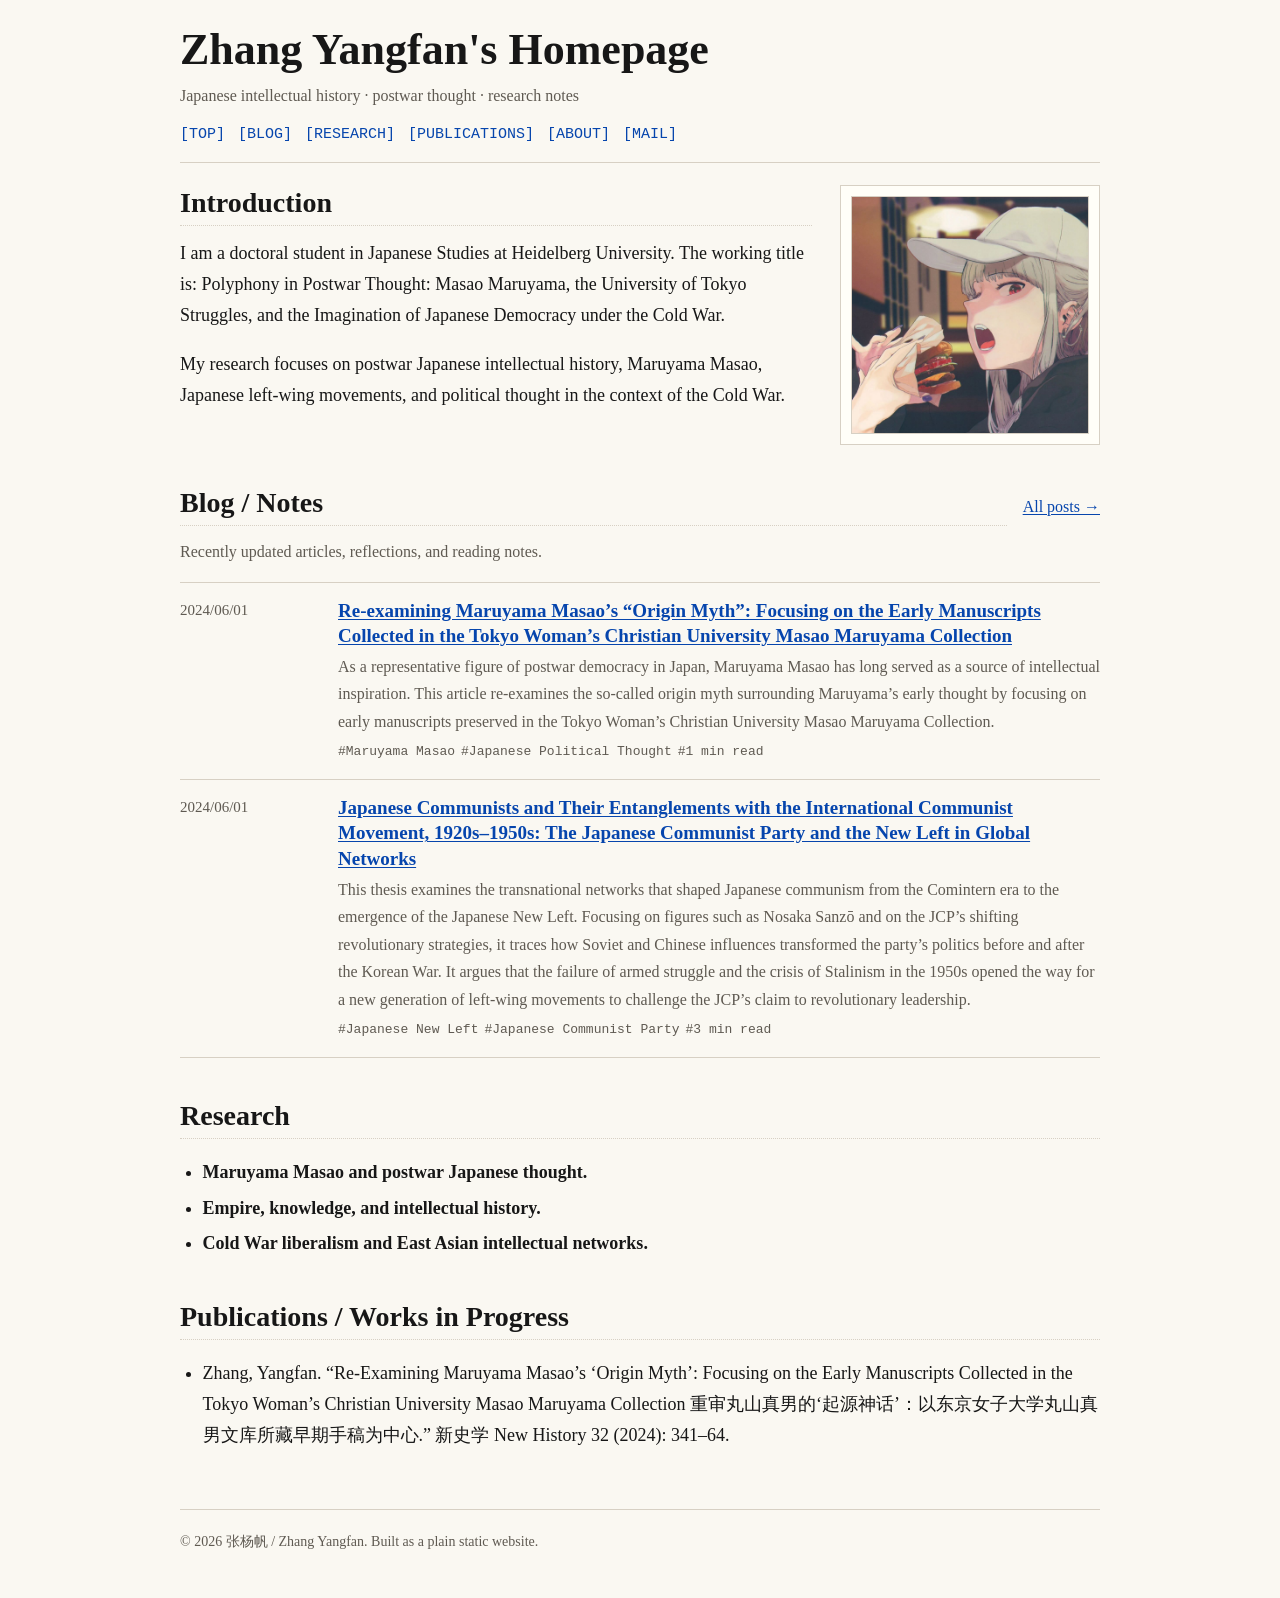
<file: index.html>
<!doctype html>
<html lang="zh-CN">
<head>
  <meta charset="utf-8" />
  <meta name="viewport" content="width=device-width, initial-scale=1" />
  <title>Zhang Yangfan's Homepage</title>
  <meta name="description" content="Zhang Yangfan's personal academic homepage: articles, notes, research fragments, and publications on Japanese intellectual history, Maruyama Masao, and postwar thought.">
  <link rel="stylesheet" href="assets/styles.css" />
</head>
<body>
  <header id="top" class="site-header">
    <div>
      <h1 class="site-title"><a href="index.html">Zhang Yangfan's Homepage</a></h1>
      <p class="site-subtitle">Japanese intellectual history · postwar thought · research notes</p>
    </div>
    <nav class="nav" aria-label="主导航">
      <a href="index.html">[TOP]</a>
      <a href="archive.html">[BLOG]</a>
      <a href="#research">[RESEARCH]</a>
      <a href="#publications">[PUBLICATIONS]</a>
      <a href="about.html">[ABOUT]</a>
      <a href="mailto:zzmuyi0728@gmail.com">[MAIL]</a>
    </nav>
  </header>

  <main class="page">
    <section class="intro-layout">
      <div class="intro-text">
        <h2>Introduction</h2>
        
        <p>
          I am a doctoral student in Japanese Studies at Heidelberg University. The working title is: Polyphony in Postwar Thought: Masao Maruyama, the University of Tokyo Struggles, and the Imagination of Japanese Democracy under the Cold War.
        </p>

        <p>
          My research focuses on postwar Japanese intellectual history, Maruyama Masao, Japanese left-wing movements, and political thought in the context of the Cold War.
        </p>
      </div>
      <figure class="profile-figure">
        <img src="assets/images/photo.jpg" alt="张杨帆的头像" />
      </figure>
    </section>

    <section id="blog" class="section-block">
      <div class="section-title-row">
        <h2>Blog / Notes</h2>
        <a href="archive.html">All posts →</a>
      </div>
      <p class="section-note">Recently updated articles, reflections, and reading notes.</p>
      <div id="latest-posts" class="plain-list" aria-live="polite"></div>
    </section>

    <section id="research" class="section-block">
      <h2>Research</h2>
      <ul class="research-list">
        <li><strong>Maruyama Masao and postwar Japanese thought.</strong></li>
        <li><strong>Empire, knowledge, and intellectual history.</strong></li>
        <li><strong>Cold War liberalism and East Asian intellectual networks.</strong></li>
      </ul>
    </section>

    <section id="publications" class="section-block">
      <h2>Publications / Works in Progress</h2>
      <ul class="publication-list">
        <li>Zhang, Yangfan. “Re-Examining Maruyama Masao’s ‘Origin Myth’: Focusing on the Early Manuscripts Collected in the Tokyo Woman’s Christian University Masao Maruyama Collection 重审丸山真男的‘起源神话’：以东京女子大学丸山真男文库所藏早期手稿为中心.” 新史学 New History 32 (2024): 341–64.</li>
      </ul>
    </section>
  </main>
  <footer class="site-footer">
    <p>© <span id="year"></span> 张杨帆 / Zhang Yangfan. Built as a plain static website.</p>
  </footer>

  <script src="assets/site.js"></script>
</body>
</html>
</file>
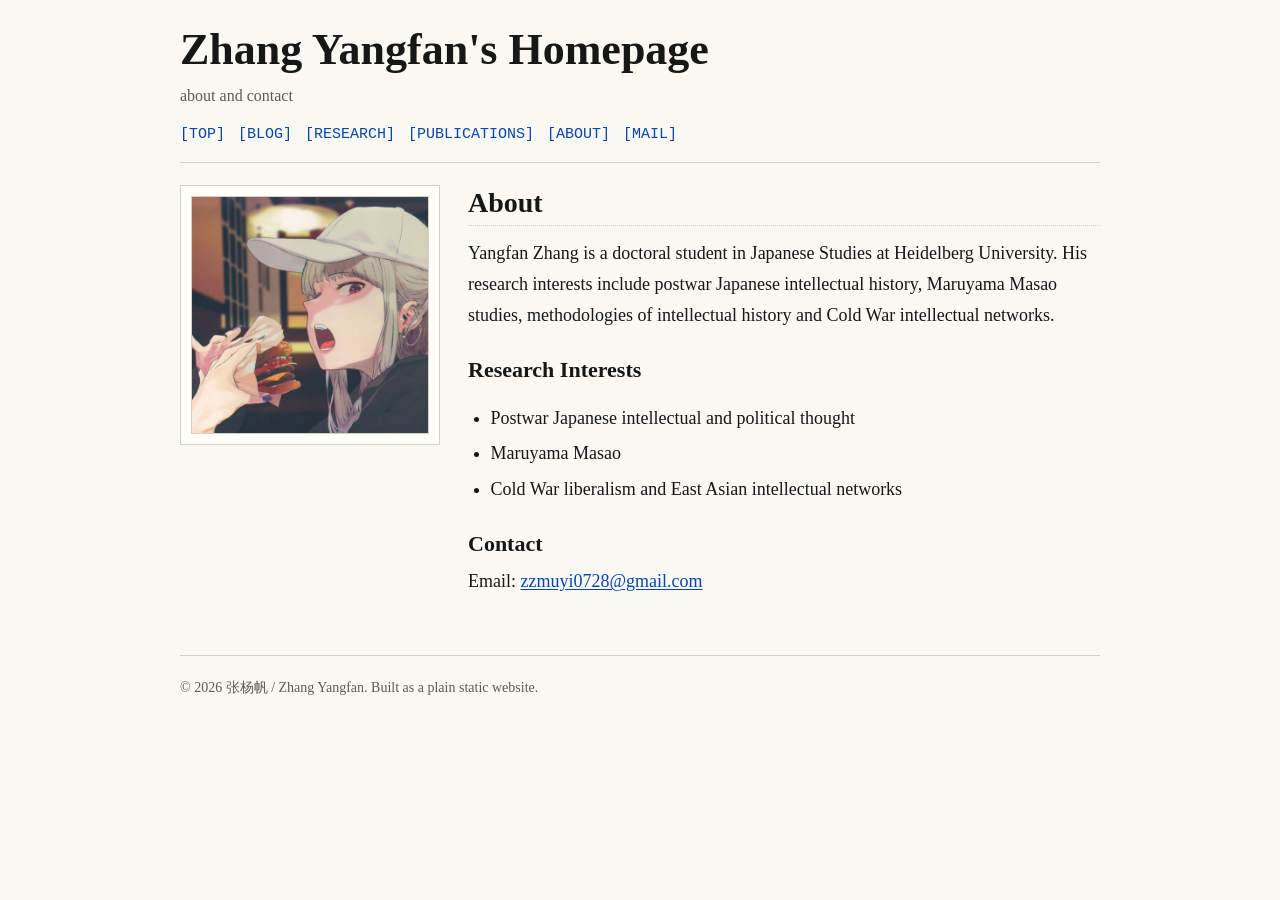
<file: about.html>
<!doctype html>
<html lang="zh-CN">
<head>
  <meta charset="utf-8" />
  <meta name="viewport" content="width=device-width, initial-scale=1" />
  <title>About｜张杨帆</title>
  <meta name="description" content="关于张杨帆及其研究兴趣。" />
  <link rel="stylesheet" href="assets/styles.css" />
</head>
<body>
  <header class="site-header">
    <div>
      <h1 class="site-title"><a href="index.html">Zhang Yangfan's Homepage</a></h1>
      <p class="site-subtitle">about and contact</p>
    </div>
    <nav class="nav" aria-label="主导航">
      <a href="index.html">[TOP]</a>
      <a href="archive.html">[BLOG]</a>
      <a href="index.html#research">[RESEARCH]</a>
      <a href="index.html#publications">[PUBLICATIONS]</a>
      <a href="about.html">[ABOUT]</a>
      <a href="mailto:zzmuyi0728@gmail.com">[MAIL]</a>
    </nav>
  </header>

  <main class="page">
    <section class="intro-layout about-layout">
      <figure class="profile-figure">
        <img src="assets/images/photo.jpg" alt="头像" />
      </figure>
      <div class="intro-text">
        <h2>About</h2>
        <p>Yangfan Zhang is a doctoral student in Japanese Studies at Heidelberg University. His research interests include postwar Japanese intellectual history, Maruyama Masao studies, methodologies of intellectual history and Cold War intellectual networks.</p>
        <h3>Research Interests</h3>
        <ul>
          <li>Postwar Japanese intellectual and political thought</li>
          <li>Maruyama Masao</li>
          <li>Cold War liberalism and East Asian intellectual networks</li>
        </ul>
        <h3>Contact</h3>
        <p>Email: <a href="mailto:zzmuyi0728@gmail.com">zzmuyi0728@gmail.com</a></p>
      </div>
    </section>
  </main>
  <footer class="site-footer">
    <p>© <span id="year"></span> 张杨帆 / Zhang Yangfan. Built as a plain static website.</p>
  </footer>

  <script src="assets/site.js"></script>
</body>
</html>
</file>
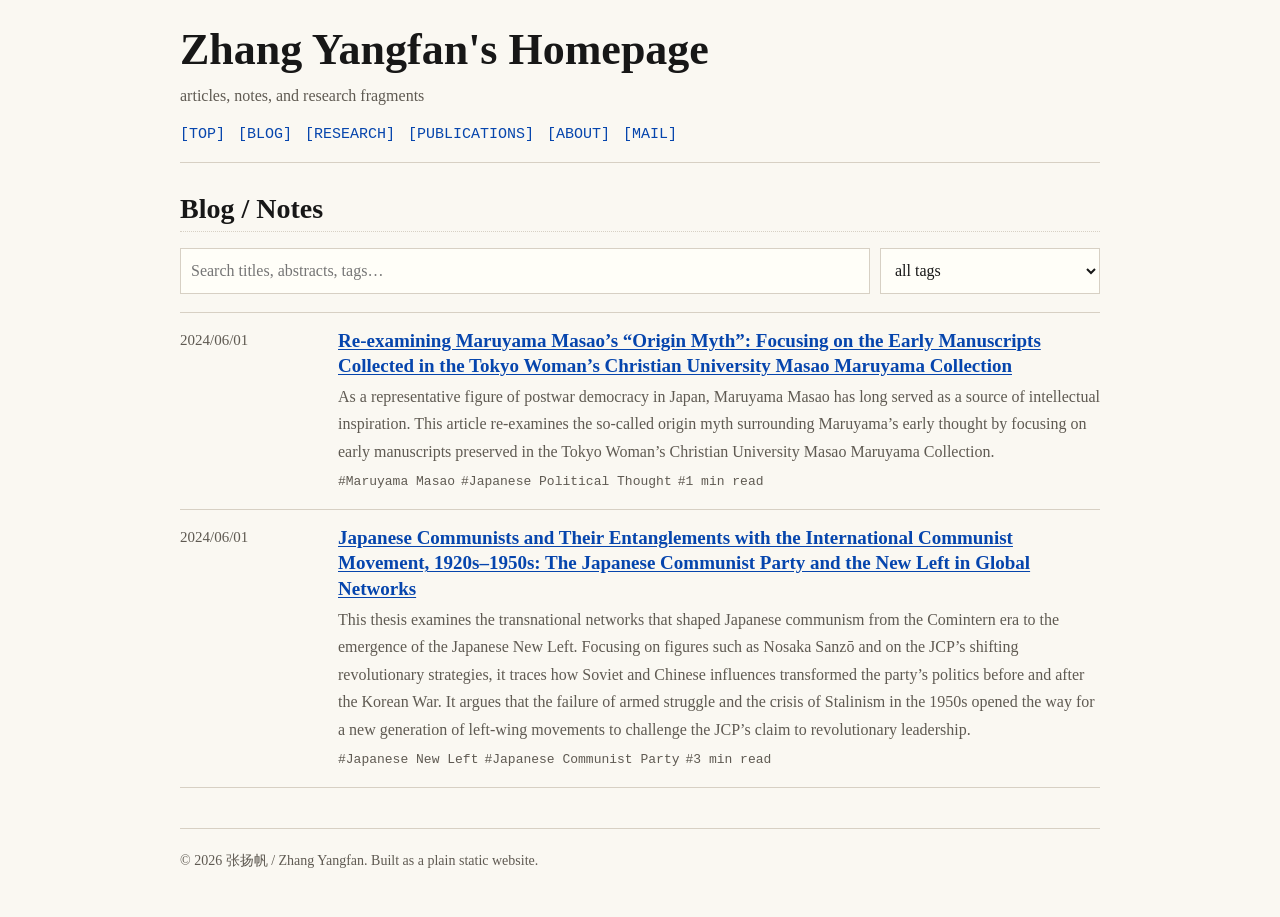
<file: archive.html>
<!doctype html>
<html lang="zh-CN">
<head>
  <meta charset="utf-8" />
  <meta name="viewport" content="width=device-width, initial-scale=1" />
  <title>Blog / Notes｜张扬帆</title>
  <meta name="description" content="张扬帆的文章、随感与研究札记归档。" />
  <link rel="stylesheet" href="assets/styles.css" />
</head>
<body>
  <header class="site-header">
    <div>
      <h1 class="site-title"><a href="index.html">Zhang Yangfan's Homepage</a></h1>
      <p class="site-subtitle">articles, notes, and research fragments</p>
    </div>
    <nav class="nav" aria-label="主导航">
      <a href="index.html">[TOP]</a>
      <a href="archive.html">[BLOG]</a>
      <a href="index.html#research">[RESEARCH]</a>
      <a href="index.html#publications">[PUBLICATIONS]</a>
      <a href="about.html">[ABOUT]</a>
      <a href="mailto:zzmuyi0728@gmail.com">[MAIL]</a>
    </nav>
  </header>

  <main class="page">
    <section class="section-block first">
      <h2>Blog / Notes</h2>
      <div class="toolbar">
        <input id="search" type="search" placeholder="Search titles, abstracts, tags…" aria-label="搜索文章" />
        <select id="tag-filter" aria-label="按标签筛选">
          <option value="">all tags</option>
        </select>
      </div>
      <div id="archive-list" class="archive-list" aria-live="polite"></div>
    </section>
  </main>
  <footer class="site-footer">
    <p>© <span id="year"></span> 张扬帆 / Zhang Yangfan. Built as a plain static website.</p>
  </footer>

  <script src="assets/site.js"></script>
</body>
</html>
</file>
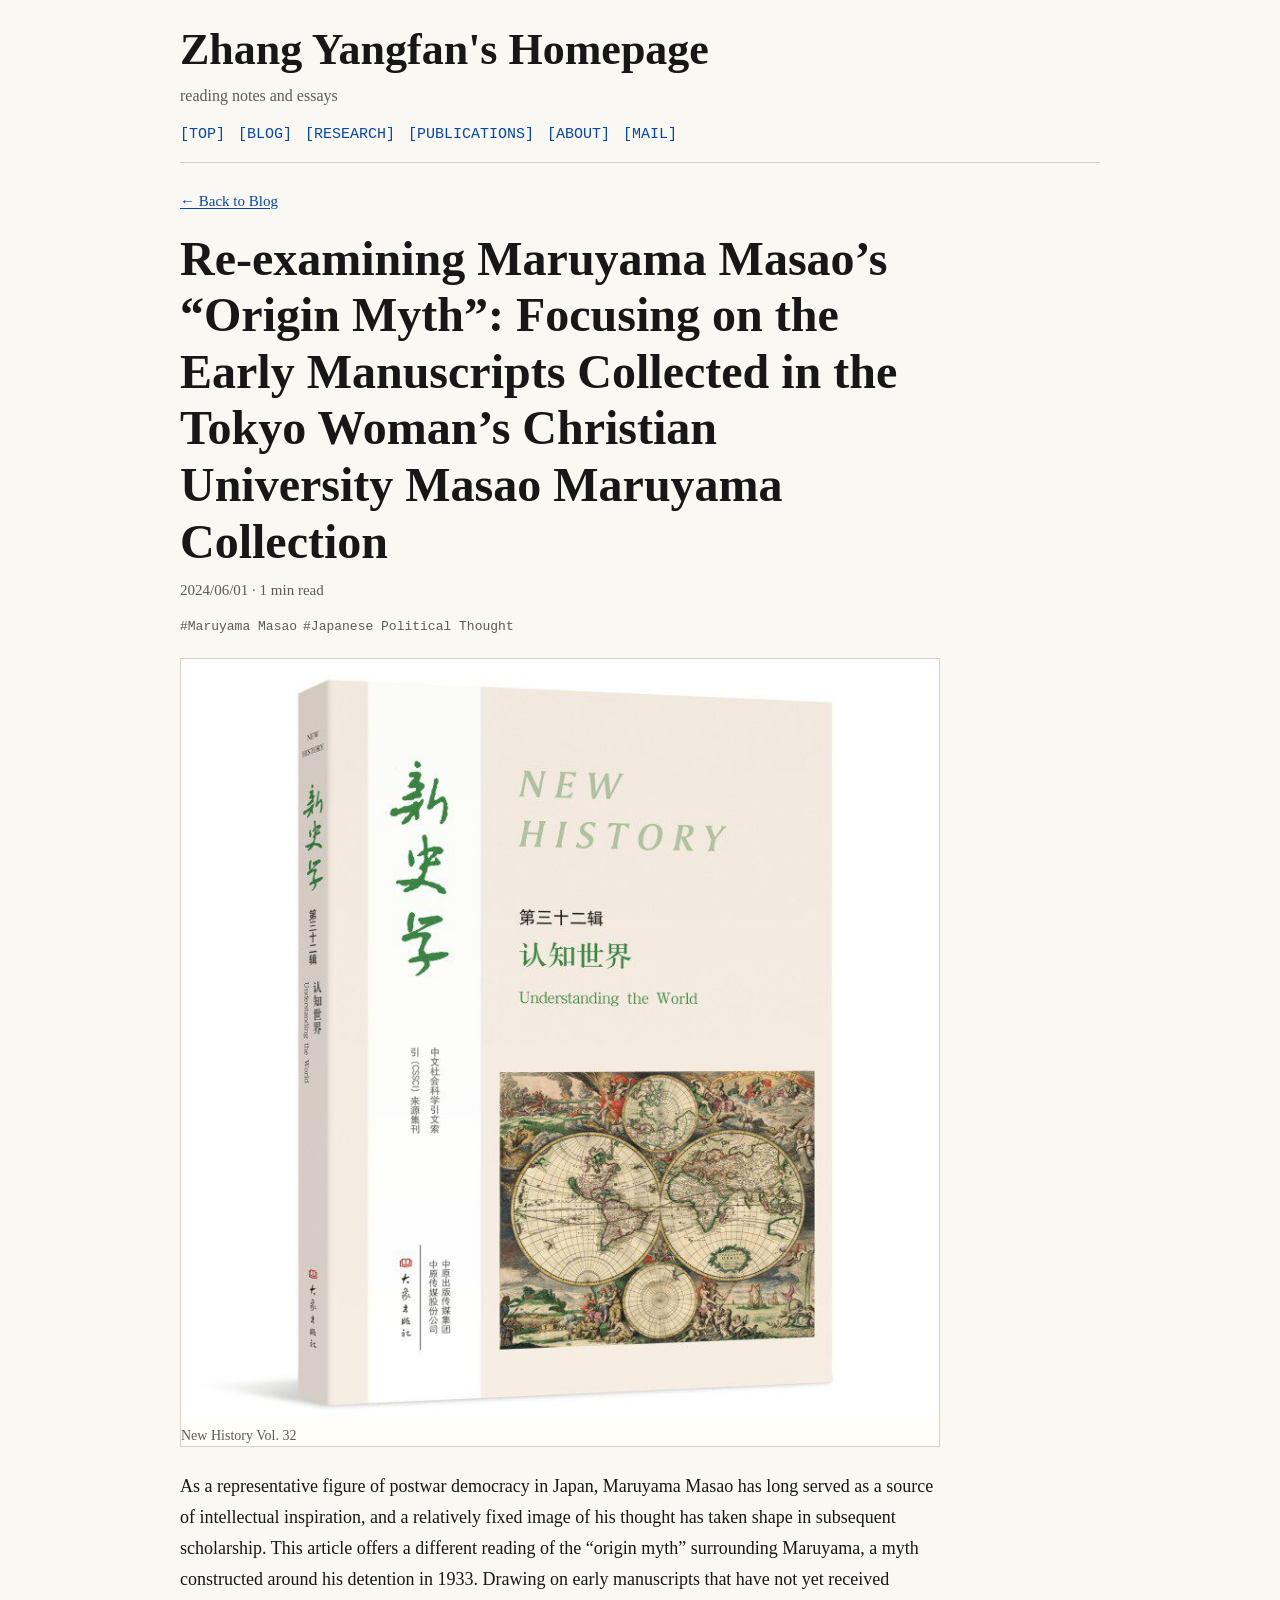
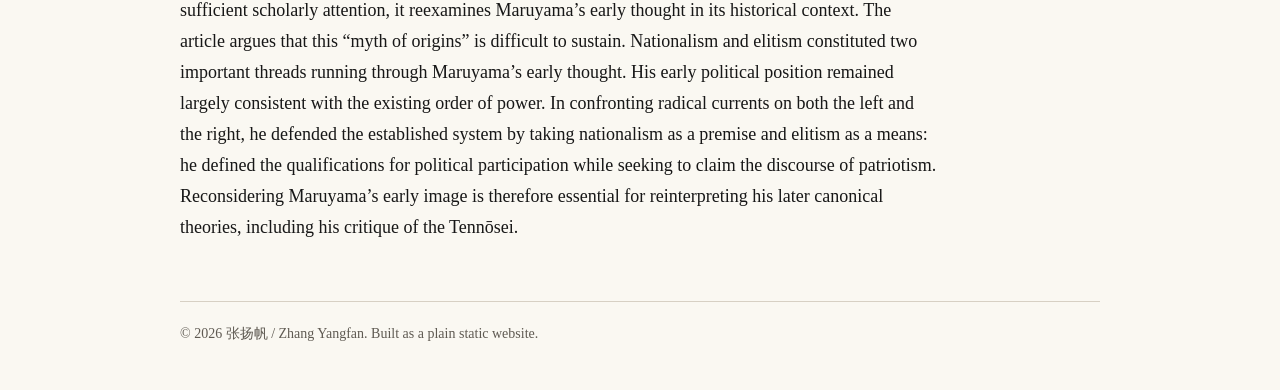
<file: post.html>
<!doctype html>
<html lang="zh-CN">
<head>
  <meta charset="utf-8" />
  <meta name="viewport" content="width=device-width, initial-scale=1" />
  <title>文章｜张扬帆</title>
  <meta name="description" content="张扬帆的文章与随感。" />
  <link rel="stylesheet" href="assets/styles.css" />
</head>
<body>
  <header class="site-header">
    <div>
      <h1 class="site-title"><a href="index.html">Zhang Yangfan's Homepage</a></h1>
      <p class="site-subtitle">reading notes and essays</p>
    </div>
    <nav class="nav" aria-label="主导航">
      <a href="index.html">[TOP]</a>
      <a href="archive.html">[BLOG]</a>
      <a href="index.html#research">[RESEARCH]</a>
      <a href="index.html#publications">[PUBLICATIONS]</a>
      <a href="about.html">[ABOUT]</a>
      <a href="mailto:zzmuyi0728@gmail.com">[MAIL]</a>
    </nav>
  </header>

  <main class="page">
    <article id="post" class="article" aria-live="polite"></article>
  </main>
  <footer class="site-footer">
    <p>© <span id="year"></span> 张扬帆 / Zhang Yangfan. Built as a plain static website.</p>
  </footer>

  <script src="assets/site.js"></script>
</body>
</html>
</file>
<file: assets/styles.css>
/*
  Plain academic homepage style.
  This template intentionally keeps a slightly old-web / personal-homepage feeling:
  text first, simple navigation, readable lines, easy maintenance.
*/
:root {
  --bg: #faf8f2;
  --paper: #fffef8;
  --ink: #171717;
  --muted: #5f5a52;
  --line: #d7d0c4;
  --link: #0645ad;
  --visited: #6b2da8;
  --accent: #7b1e1e;
  --max: 920px;
}

* { box-sizing: border-box; }

html { scroll-behavior: smooth; }

body {
  margin: 0;
  color: var(--ink);
  background: var(--bg);
  font-family: Georgia, "Times New Roman", "Noto Serif SC", "Songti SC", serif;
  font-size: 18px;
  line-height: 1.72;
}

a { color: var(--link); text-decoration: underline; text-underline-offset: 2px; }
a:visited { color: var(--visited); }
a:hover { color: var(--accent); }

img { max-width: 100%; height: auto; }

.site-header,
.site-footer,
.page {
  width: min(var(--max), calc(100% - 32px));
  margin: 0 auto;
}

.site-header {
  padding: 26px 0 14px;
  border-bottom: 1px solid var(--line);
}

.site-title {
  margin: 0;
  font-size: clamp(28px, 5vw, 44px);
  line-height: 1.1;
  font-weight: 700;
}

.site-title a { color: var(--ink); text-decoration: none; }
.site-title a:visited { color: var(--ink); }

.site-subtitle {
  margin: 8px 0 12px;
  color: var(--muted);
  font-size: 16px;
}

.nav {
  display: flex;
  flex-wrap: wrap;
  gap: 6px 13px;
  font-family: "Courier New", ui-monospace, monospace;
  font-size: 15px;
}

.nav a { text-decoration: none; color: var(--link); }
.nav a:visited { color: var(--link); }
.nav a:hover { text-decoration: underline; color: var(--accent); }

.page { padding: 22px 0 40px; }

h2 {
  margin: 0 0 12px;
  padding-bottom: 4px;
  border-bottom: 1px dotted var(--line);
  font-size: 28px;
  line-height: 1.3;
}

h3 {
  margin: 24px 0 8px;
  font-size: 22px;
  line-height: 1.35;
}

p { margin: 0 0 1em; }

code {
  padding: 1px 4px;
  border: 1px solid var(--line);
  background: #f2eee6;
  font-family: "Courier New", ui-monospace, monospace;
  font-size: .92em;
}

ul { padding-left: 1.25em; }
li { margin: .25em 0; }

blockquote {
  margin: 1.2em 0;
  padding: .65em 1em;
  border-left: 4px solid var(--line);
  background: rgba(255, 255, 255, .48);
  color: var(--muted);
}

.intro-layout {
  display: grid;
  grid-template-columns: minmax(0, 1fr) 260px;
  gap: 28px;
  align-items: start;
}

.about-layout {
  grid-template-columns: 260px minmax(0, 1fr);
}

.profile-figure {
  margin: 0;
  padding: 10px;
  border: 1px solid var(--line);
  background: var(--paper);
}

.profile-figure img {
  display: block;
  width: 100%;
  border: 1px solid var(--line);
  background: #eee7d9;
}

figcaption,
.figure-caption {
  margin-top: 8px;
  color: var(--muted);
  font-size: 14px;
  line-height: 1.5;
}

.section-block {
  margin-top: 34px;
  padding-top: 6px;
}

.section-block.first { margin-top: 0; }
.section-block.compact { font-size: 16px; }

.section-title-row {
  display: flex;
  justify-content: space-between;
  gap: 16px;
  align-items: baseline;
}

.section-title-row h2 { flex: 1; }
.section-title-row a { white-space: nowrap; font-size: 16px; }

.section-note {
  color: var(--muted);
  font-size: 16px;
}

.plain-list,
.archive-list {
  border-top: 1px solid var(--line);
}

.post-item {
  display: grid;
  grid-template-columns: 140px minmax(0, 1fr);
  gap: 18px;
  padding: 15px 0;
  border-bottom: 1px solid var(--line);
}

.post-date {
  color: var(--muted);
  font-size: 15px;
  white-space: nowrap;
}

.post-title {
  margin: 0 0 4px;
  font-size: 19px;
  line-height: 1.35;
}

.post-excerpt {
  margin: 0;
  color: var(--muted);
  font-size: 16px;
}

.tags {
  margin-top: 6px;
  display: flex;
  flex-wrap: wrap;
  gap: 6px;
}

.tag {
  color: var(--muted);
  font-family: "Courier New", ui-monospace, monospace;
  font-size: 13px;
}

.tag::before { content: "#"; }

.toolbar {
  display: grid;
  grid-template-columns: 1fr 220px;
  gap: 10px;
  margin: 16px 0 18px;
}

input,
select {
  width: 100%;
  padding: 8px 10px;
  border: 1px solid var(--line);
  background: var(--paper);
  color: var(--ink);
  font: inherit;
  font-size: 16px;
}

.article {
  max-width: 760px;
}

.back-link {
  display: inline-block;
  margin-bottom: 16px;
  font-size: 15px;
}

.article h1 {
  margin: 0 0 8px;
  font-size: clamp(32px, 6vw, 48px);
  line-height: 1.18;
}

.article-meta {
  color: var(--muted);
  font-size: 15px;
  margin-bottom: 12px;
}

.article-body {
  margin-top: 24px;
}

.article-body img {
  display: block;
  max-width: 100%;
  margin: 1.5em auto .35em;
  border: 1px solid var(--line);
  background: var(--paper);
}

.article-body figure {
  margin: 1.6em 0;
}

.article-body figure img { margin: 0 auto; }

.cover-image {
  margin: 20px 0 8px;
  border: 1px solid var(--line);
  background: var(--paper);
}

.cover-image img {
  display: block;
  width: 100%;
}

.empty {
  padding: 18px 0;
  color: var(--muted);
}

.site-footer {
  padding: 20px 0 30px;
  border-top: 1px solid var(--line);
  color: var(--muted);
  font-size: 14px;
}

@media (max-width: 760px) {
  body { font-size: 17px; }
  .intro-layout,
  .about-layout {
    grid-template-columns: 1fr;
  }
  .profile-figure { max-width: 320px; }
  .post-item {
    grid-template-columns: 1fr;
    gap: 4px;
  }
  .toolbar {
    grid-template-columns: 1fr;
  }
}
</file>
